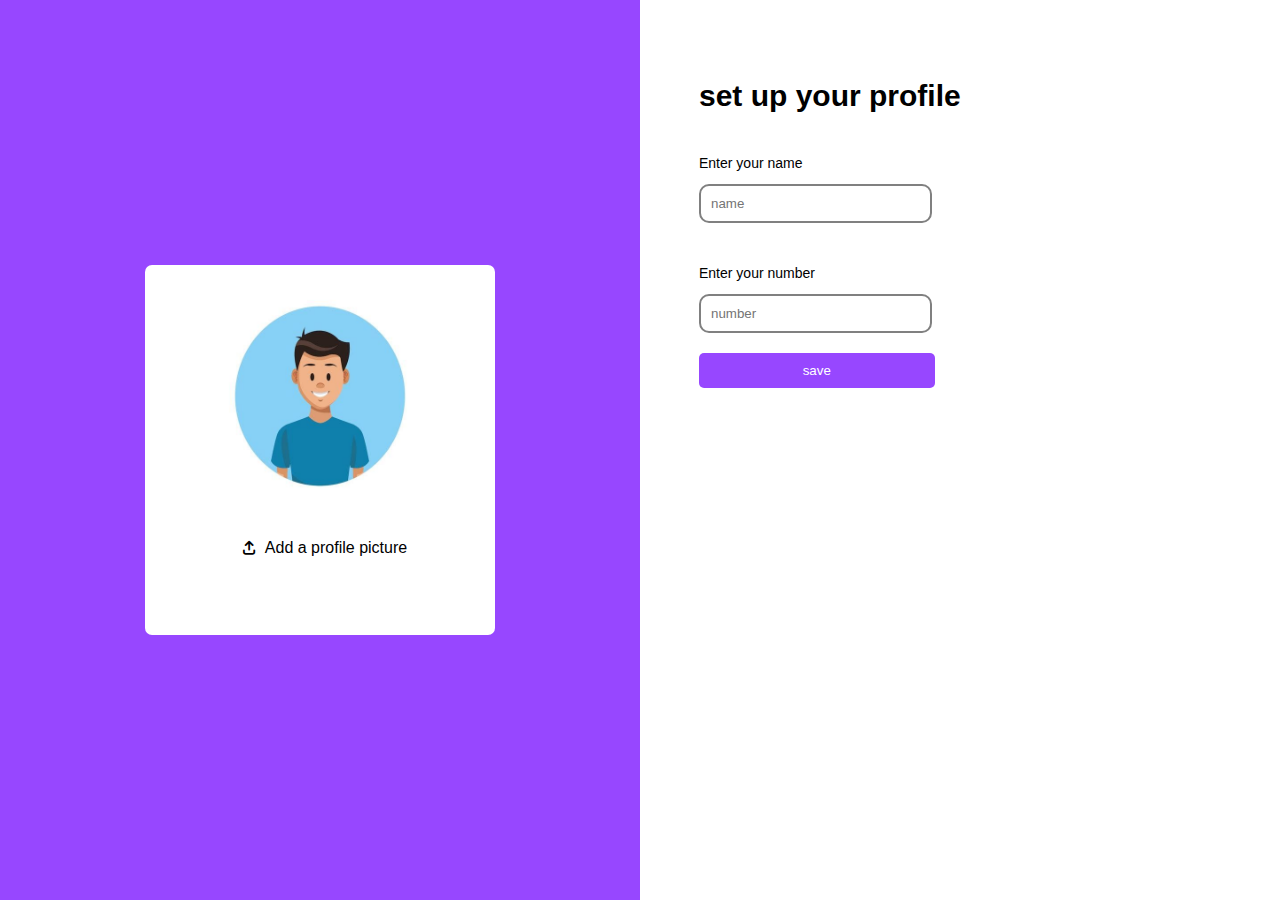
<file: index.html>
<!DOCTYPE html>
<html lang="en">
<head>
    <meta charset="UTF-8">
    <meta name="viewport" content="width=device-width, initial-scale=1.0">
    <title>login</title>
    <link rel="stylesheet" href="./index.css">
    <link rel="stylesheet" href="https://cdnjs.cloudflare.com/ajax/libs/font-awesome/6.7.2/css/all.min.css" integrity="sha512-Evv84Mr4kqVGRNSgIGL/F/aIDqQb7xQ2vcrdIwxfjThSH8CSR7PBEakCr51Ck+w+/U6swU2Im1vVX0SVk9ABhg==" crossorigin="anonymous" referrerpolicy="no-referrer">
</head>
<body>
    <section>
    <div class="profile">
        <div class="profile-pic-box">
             <img  src="./img.jpg" alt="img" ><br>
             <label for="upload"><i class="fa-solid fa-arrow-up-from-bracket"></i></label>Add a profile picture
              </div>
        </div>
   
<div class="set-up">
    <form action ="#">
<h1>set up your profile</h1>
<div>
<label for="name">Enter your name</label><br>
<input type="text" placeholder="name" id="name"><br>
</div>
<div>
    <label for="num">Enter your number</label><br>
<input type="text" placeholder="number" id="num"><br>
<button>save</button>
</form></div>
</section>
</body>
</html>
</file>
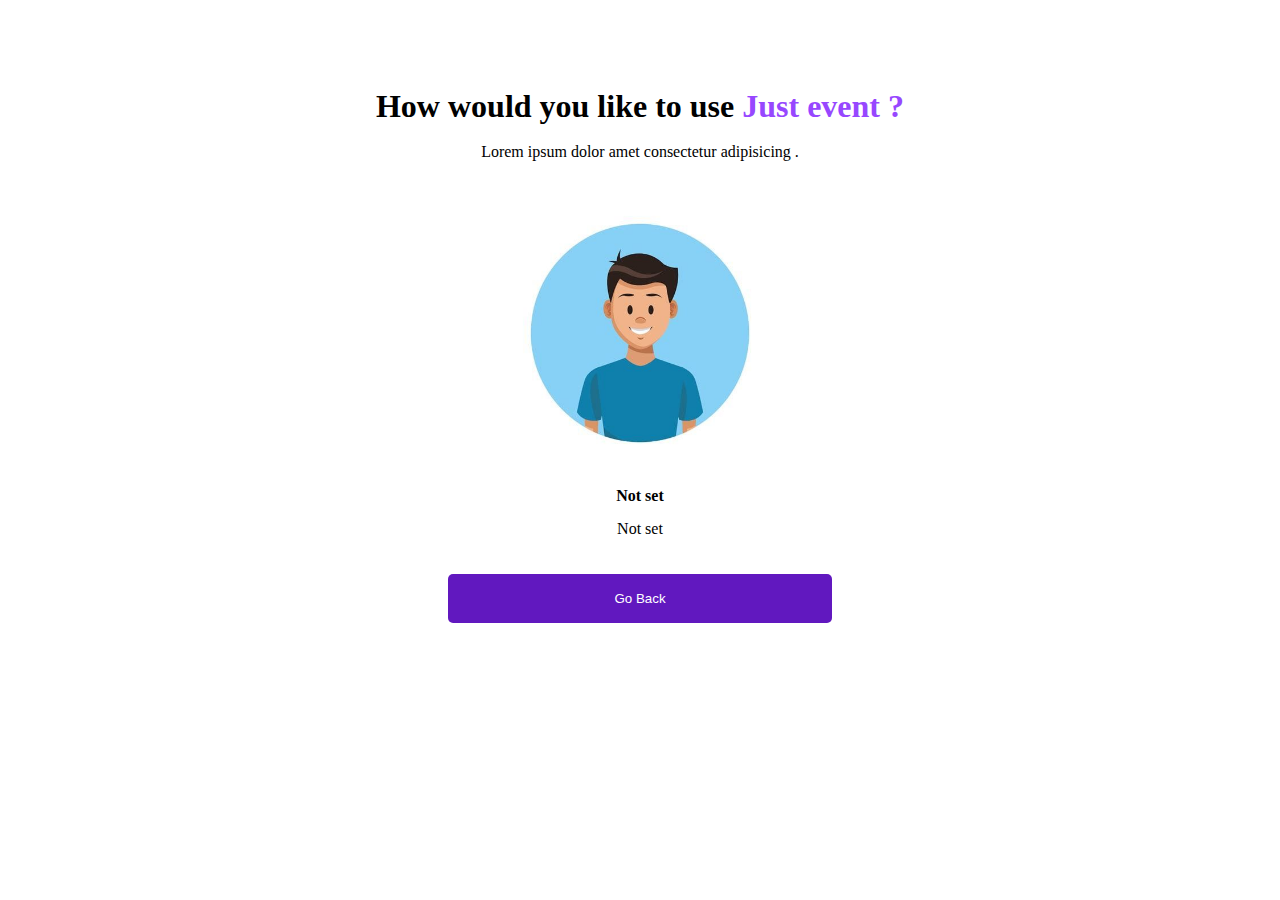
<file: img.html>
<!DOCTYPE html>
<html lang="en">
<head>
  <meta charset="UTF-8" />
  <meta name="viewport" content="width=device-width, initial-scale=1.0"/>
  <title>Update</title>
  <link rel="stylesheet" href="./img.css">
</head>
<body>

  
   <h1 class="contents"><b>How would you like to use <span style="color: #9747FF;">Just event ?</span></b></h1>

<p class="txt">Lorem ipsum dolor  amet consectetur adipisicing . </p>
<div class="imgd">
<img id="profile-pic" src="" alt="" class="circular">
</div>
<p class="name"><span id="username"></span></p>
<p class="num"><span id="number"></span></p>
<!-- <a href="./index.html"> -->
<button class="box" onclick="clearDetails()">Go Back</button>

  <script>
  // //   function clearDetails() {
  //     document.getElementById('profile-pic').src ="";
  // document.getElementById("username").textContent = "";
  // document.getElementById("number").textContent = "";
  // //   window.history.back();

    const storedUsername = localStorage.getItem('username');
    const storedNumber = localStorage.getItem('number');
    const storedImage = localStorage.getItem('profilepic');

    const usernameSpan = document.getElementById('username');
    const numberSpan = document.getElementById('number');
    const profileImg = document.getElementById('profile-pic');


    usernameSpan.textContent = storedUsername || "Not set";
    numberSpan.textContent = storedNumber || "Not set";
    profileImg.src = storedImage || "img.jpg";


    if (storedImage) {
      profileImg.src = storedImage;
    } 

    function clearDetails() {
  localStorage.removeItem('username');
  localStorage.removeItem('number');
  localStorage.removeItem('profilepic');

  document.getElementById('profile-pic').src ="img.jpg";
  document.getElementById("username").textContent = "";
  document.getElementById("number").textContent = "";
     
   
    window.location.href = './index.html';}
    
    </script>
</body>
</html>
</file>
<file: index.css>
body{
    margin:0;
    padding:0;
    box-sizing: border-box;
    font-family: 'Gill Sans', 'Gill Sans MT', Calibri, 'Trebuchet MS', sans-serif;
  
}
section{
    display: flex;
    height: 100vh;
    
    }
    .profile{
        width: 50%;
        height: 100vh;
        background:#9747FF;
        display: flex;
        align-items: center;
        justify-content: center;
        margin:auto
}
    .profile-pic-box{
        background-color: #fff;
        width:350px;
        height: 370px;
        border-radius: 7px;
        text-align: center;

    }
    .profile-pic-box img
    {width: 60%;
        height: 60%;
        position: relative;
        border-radius: 50%;
        margin: 20px;
    }
     .profile-pic-box label{
        font-size: 14px;
        cursor: pointer;
       
          
      
     }
      .profile-pic-box label i{

      background-color: #fff;
    border-radius: 50%;
padding: 10px;

}
    .set-up{
        Width:50%;
Height:100vh;
display: flex;
border-radius:3px;
background-color: white;
    }
    .set-up form{
        padding: 50px;
        margin: 9px;
    }
    .set-up form h1{
        font-size: 30px;
    }
    .set-up form div{
        margin-top: 30px;
        line-height: 40px;
    }
    .set-up form input{
        padding: 10px;
        width: 80%;
        border-radius: 10px;
        border: 2px solid gray;
       
    }
    .set-up form button{
        width:90%;
        padding: 10px;
        background-color: #9747FF;
        color: #fff;
        margin-top: 20px;
        border-radius: 5px;
        border: none;
        cursor: pointer;
    }
    .set-up form label{
        font-size: 14px;
        color: black;
        
    }
    /* @media (min-width:768 ){
     section
        {display:flex;
            flex-direction:column-reverse;
        
    } 
} */
 @media screen and (max-width:600px)
{
    section{
        display: inline;
   flex-direction: column;
    }
 

.profile{
    width: 100%;
}
.profile-pic-box{
    width: auto;
}
.set-up{
    width: auto;
}
}
</file>
<file: img.css>
body{
    margin:0;
    padding: 0%;
    box-sizing:border-box;

}
section
{
    display: flex;
    justify-content: center;
    align-items:center;
    

}
.contents
{
text-align: center;
font-size: -0.11px;
font-weight: 900;
margin-top:90px;
line-height: 100%;
font-family:url("./Poppins-Bold.ttf");
}
.txt{
    text-align:center;
    margin-top: 0%;
    color: black;
}
.imgd{
    display: flex;
    justify-content: center;
     align-items: center;


}
.circular{
    border-radius: 270px;
    height: 270px;
    width: 270px;
    margin-top: 21px;
}
.name{
    font-size: -0.11px;
font-weight: 900;
margin-top:90px;
line-height: 100%;
font-family:url("./Poppins-Bold.ttf");
text-align: center;
    margin-top: 20px;

}
.box{
    background-color: #6118BF;
    width: 30%;
    padding: 17px;
    border:none;
    color: #fff;
font-family:url("./Poppins-Bold.ttf");
border-radius: 5px;
margin-top:20px;
text-align: center;
align-items: center;
position: absolute;
 cursor: pointer; 
 margin-left: 35%;
}
.num{
 text-align: center;   
}
</file>
